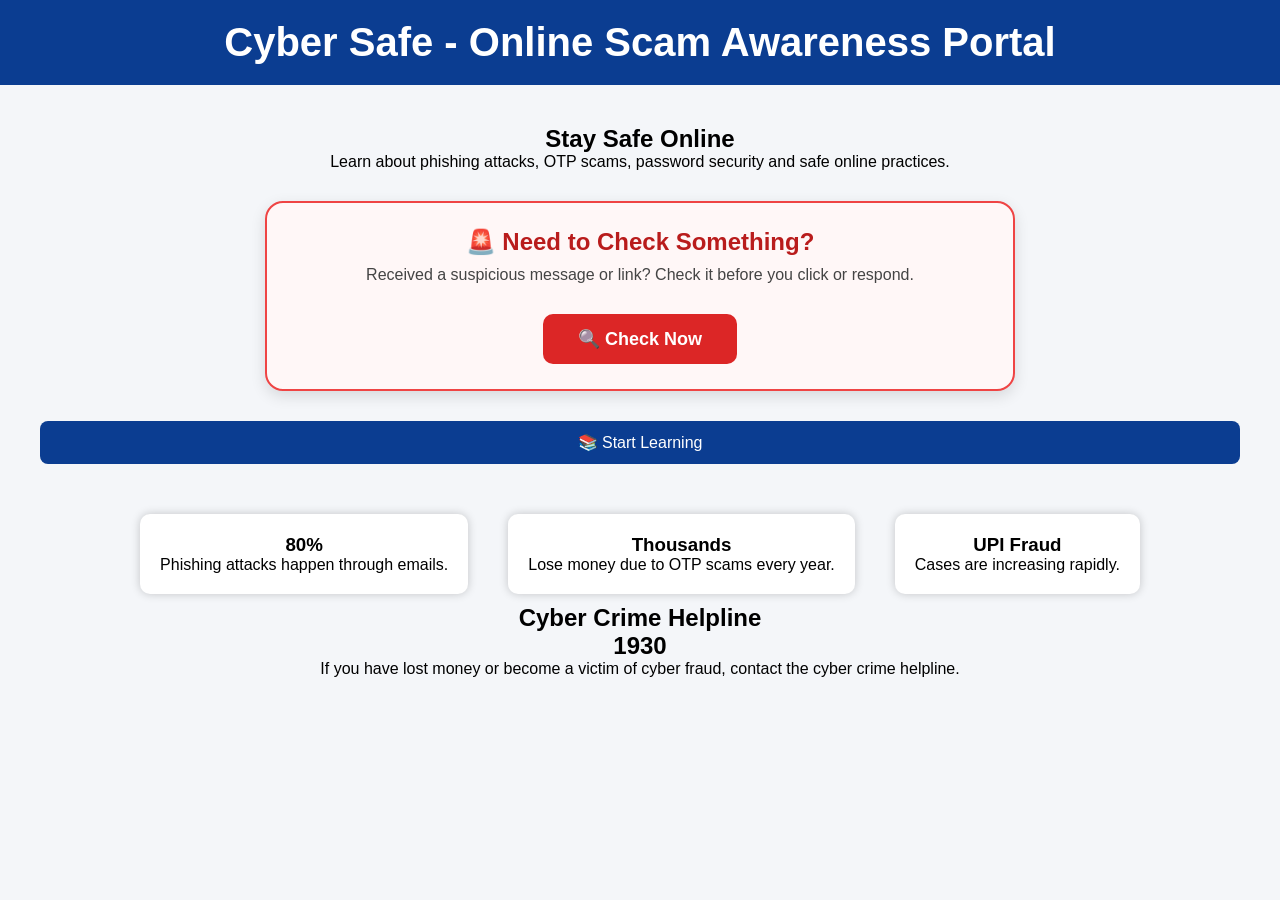
<file: index.html>
<!DOCTYPE html>
<html>
    <!-- Railway redeploy test -->
<head>
    <meta charset="UTF-8">
    <meta name="viewport" content="width=device-width, initial-scale=1.0">
    <title>Cyber Safe</title>
    <link rel="stylesheet" href="style.css">
</head>

<body>

<header>
    <h1>Cyber Safe - Online Scam Awareness Portal</h1>
</header>


<!-- HERO SECTION -->

<section class="hero">

    <h2>Stay Safe Online</h2>

    <p>
        Learn about phishing attacks, OTP scams,
        password security and safe online practices.
    </p>


    <!-- SCAM DETECTION -->

    <div class="detector-section">

        <h2>🚨 Need to Check Something?</h2>

        <p>
            Received a suspicious message or link?
            Check it before you click or respond.
        </p>

        <!-- MAIN CHECK NOW BUTTON -->

        <button
            type="button"
            class="check-now-button"
            onclick="showDetectors()">

            🔍 Check Now

        </button>


        <!-- DETECTOR OPTIONS - HIDDEN INITIALLY -->

        <div id="detectorOptions" class="detector-options">

            <h3>What would you like to check?</h3>


            <div class="detector-container">


                <!-- MESSAGE DETECTOR -->

                <div class="detector-card">

                    <div class="detector-icon">
                        📩
                    </div>

                    <h3>Suspicious Message?</h3>

                    <p>
                        Check whether an SMS or message
                        may be a scam.
                    </p>

                    <a
                        href="https://scam-messages-detector-76atcyjhknjxeak8uz5ayq.streamlit.app/"
                        target="_blank">

                        <button
                            type="button"
                            class="message-button">

                            Check Message

                        </button>

                    </a>

                </div>


                <!-- LINK DETECTOR -->

                <div class="detector-card">

                    <div class="detector-icon">
                        🔗
                    </div>

                    <h3>Suspicious Link?</h3>

                    <p>
                        Check whether a website link
                        may be unsafe or phishing.
                    </p>

                    <a
                        href="https://cybersafe-phishing-link-detector-5uykczbdxvemijkpqndj6m.streamlit.app/"
                        target="_blank">

                        <button
                            type="button"
                            class="link-button">

                            Check Link

                        </button>

                    </a>

                </div>


            </div>

        </div>

    </div>


    <!-- START LEARNING -->

    <a href="login.html">

        <button type="button">
            📚 Start Learning
        </button>

    </a>

</section>



<!-- STATS SECTION -->

<section class="stats">

    <div class="card">

        <h3>80%</h3>

        <p>
            Phishing attacks happen through emails.
        </p>

    </div>


    <div class="card">

        <h3>Thousands</h3>

        <p>
            Lose money due to OTP scams every year.
        </p>

    </div>


    <div class="card">

        <h3>UPI Fraud</h3>

        <p>
            Cases are increasing rapidly.
        </p>

    </div>

</section>



<!-- CYBER CRIME HELPLINE -->

<section class="helpline">

    <h2>Cyber Crime Helpline</h2>

    <h1>1930</h1>

    <p>
        If you have lost money or become a victim of
        cyber fraud, contact the cyber crime helpline.
    </p>

</section>



<!-- GOOGLE TRANSLATE -->

<div id="google_translate_element"></div>

<script type="text/javascript">

function googleTranslateElementInit() {

    new google.translate.TranslateElement(
        {pageLanguage: 'en'},
        'google_translate_element'
    );

}

</script>

<script src="//translate.google.com/translate_a/element.js?cb=googleTranslateElementInit">
</script>



<!-- SCAM DETECTOR JAVASCRIPT -->

<script>

function showDetectors() {

    let options = document.getElementById("detectorOptions");

    if (options.style.display === "block") {

        options.style.display = "none";

    } else {

        options.style.display = "block";

        options.scrollIntoView({
            behavior: "smooth",
            block: "center"
        });

    }

}

</script>


</body>

</html>
</file>
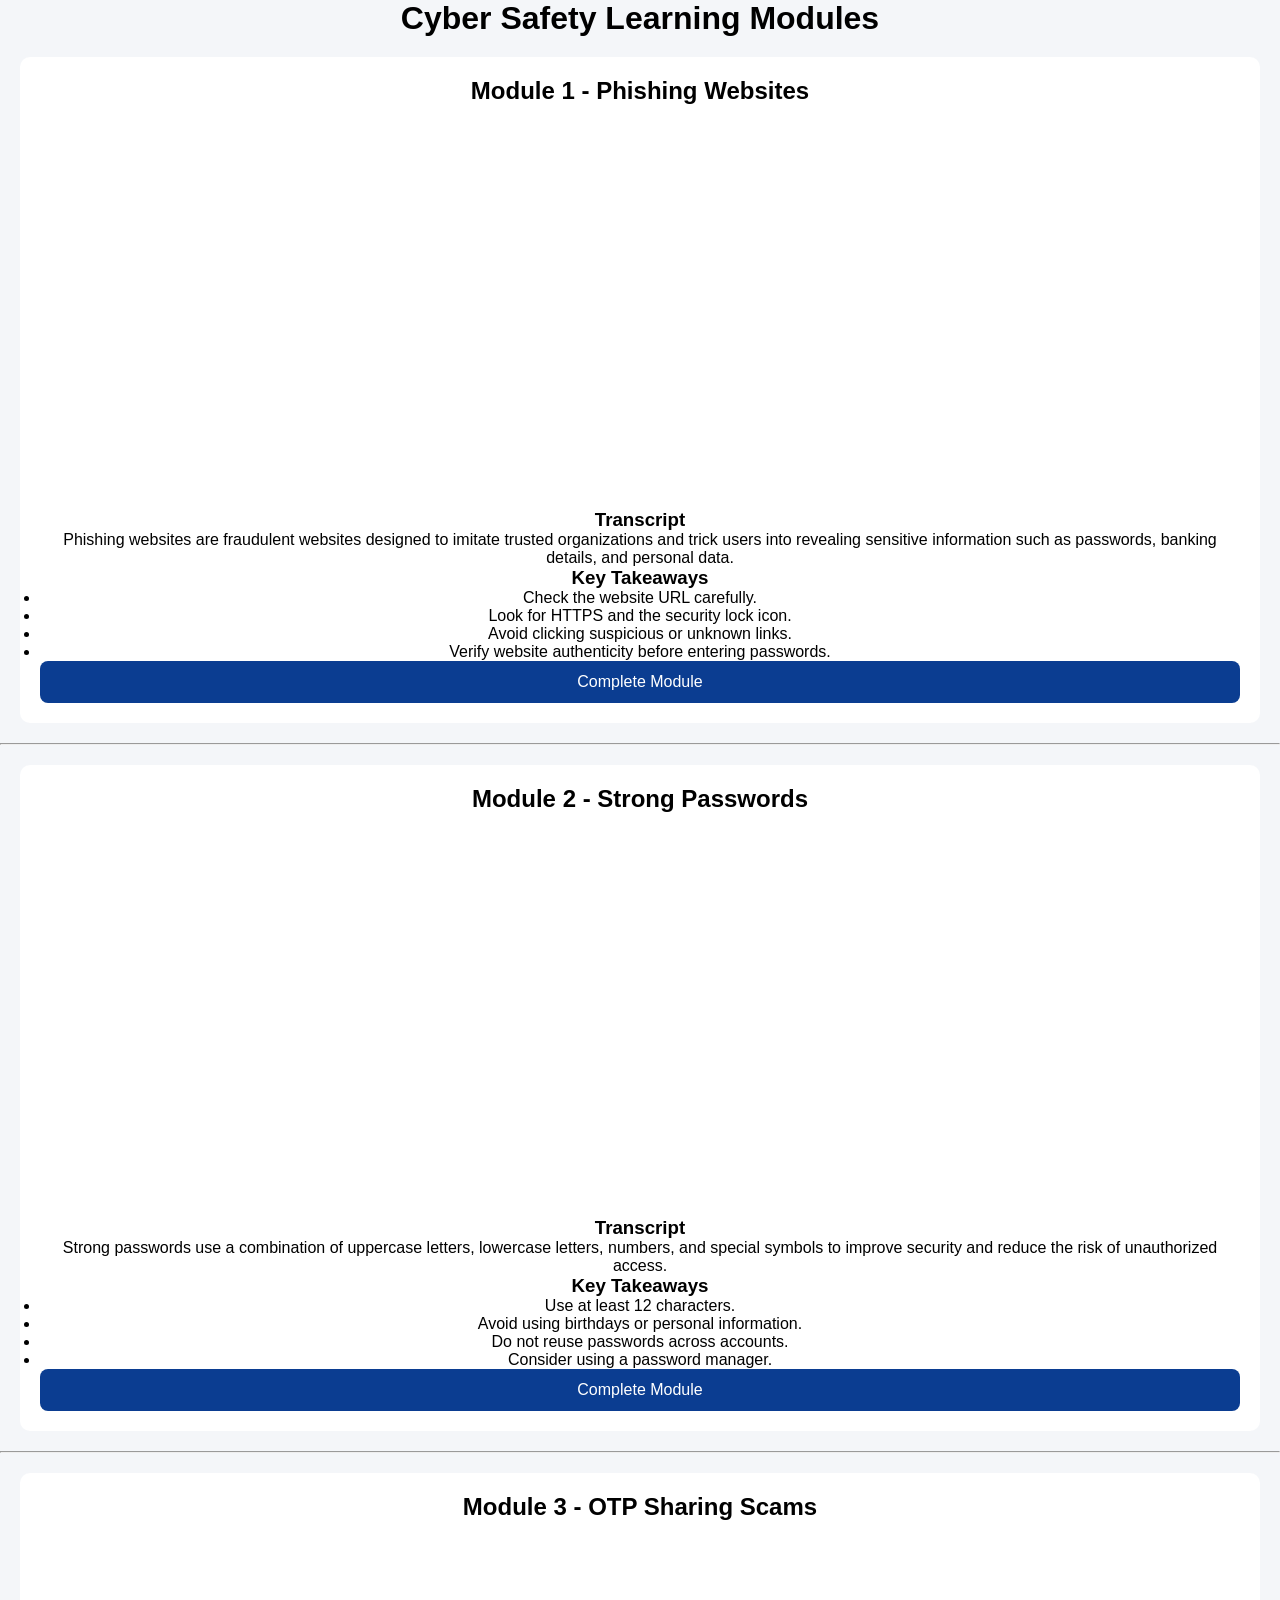
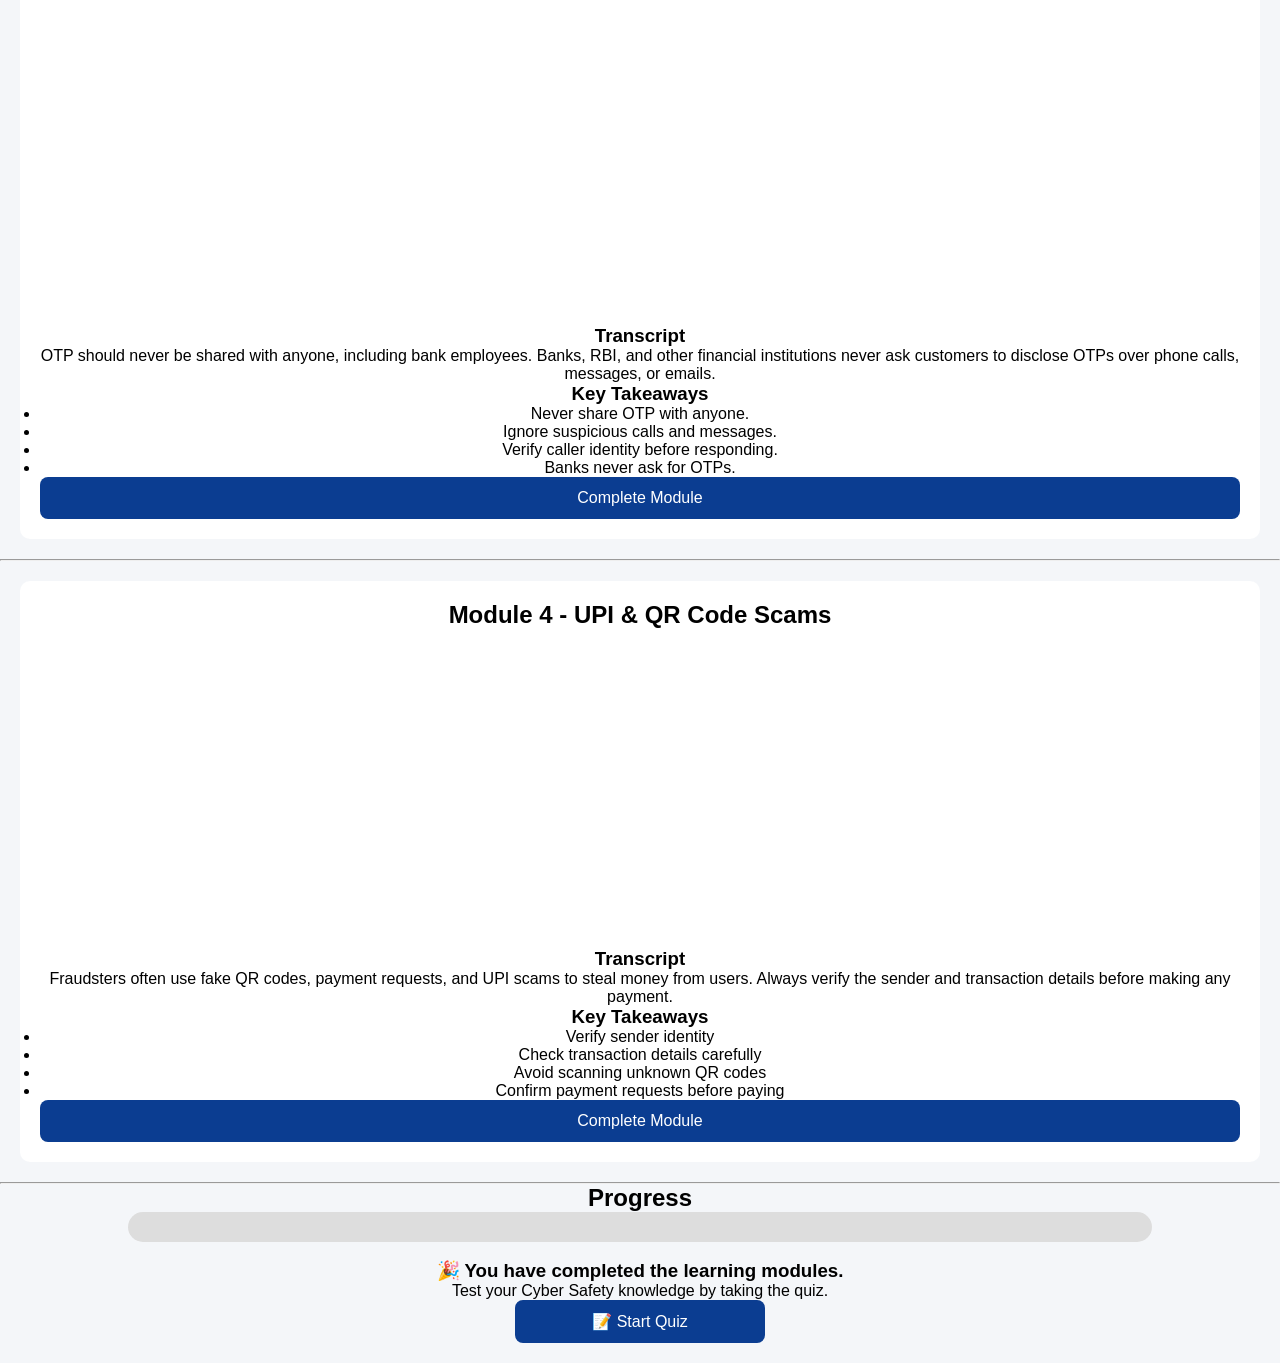
<file: dashboard.html>
<!DOCTYPE html>
<html lang="en">
<head>
    <meta charset="UTF-8">
    <meta name="viewport" content="width=device-width, initial-scale=1.0">
<title>Dashboard</title>
<link rel="stylesheet" href="style.css">
</head>
<body>

<h1>Cyber Safety Learning Modules</h1>

<div class="module">

    <h2>Module 1 - Phishing Websites</h2>

    <iframe
        width="700"
        height="400"
        src="https://www.youtube.com/embed/nd-J-LqWUOQ"
        title="Phishing Websites"
        frameborder="0"
        allowfullscreen>
    </iframe>

    <h3>Transcript</h3>

    <p>
        Phishing websites are fraudulent websites designed to
        imitate trusted organizations and trick users into
        revealing sensitive information such as passwords,
        banking details, and personal data.
    </p>

    <h3>Key Takeaways</h3>

    <ul>
        <li>Check the website URL carefully.</li>
        <li>Look for HTTPS and the security lock icon.</li>
        <li>Avoid clicking suspicious or unknown links.</li>
        <li>Verify website authenticity before entering passwords.</li>
    </ul>

    <button onclick="completeModule(1)">
        Complete Module
    </button>

</div>

<hr>

<div class="module">

    <h2>Module 2 - Strong Passwords</h2>

    <iframe
        width="700"
        height="400"
        src="https://www.youtube.com/embed/uUY7Ds2Nyxs"
        title="Strong Passwords"
        frameborder="0"
        allowfullscreen>
    </iframe>

    <h3>Transcript</h3>

    <p>
        Strong passwords use a combination of uppercase letters,
        lowercase letters, numbers, and special symbols to improve
        security and reduce the risk of unauthorized access.
    </p>

    <h3>Key Takeaways</h3>

    <ul>
        <li>Use at least 12 characters.</li>
        <li>Avoid using birthdays or personal information.</li>
        <li>Do not reuse passwords across accounts.</li>
        <li>Consider using a password manager.</li>
    </ul>

    <button onclick="completeModule(2)">
        Complete Module
    </button>

</div>

<hr>

<div class="module">

    <h2>Module 3 - OTP Sharing Scams</h2>

    <iframe
        width="700"
        height="400"
        src="https://www.youtube.com/embed/s4syx7EKx60"
        title="OTP Sharing Scams"
        frameborder="0"
        allowfullscreen>
    </iframe>

    <h3>Transcript</h3>

    <p>
        OTP should never be shared with anyone, including bank employees.
        Banks, RBI, and other financial institutions never ask customers
        to disclose OTPs over phone calls, messages, or emails.
    </p>

    <h3>Key Takeaways</h3>

    <ul>
        <li>Never share OTP with anyone.</li>
        <li>Ignore suspicious calls and messages.</li>
        <li>Verify caller identity before responding.</li>
        <li>Banks never ask for OTPs.</li>
    </ul>

    <button onclick="completeModule(3)">
        Complete Module
    </button>

</div>

<hr>

<div class="module">

<h2>Module 4 - UPI & QR Code Scams</h2>

<iframe
width="560"
height="315"
src="https://www.youtube.com/embed/4OAK-LMvidE"
title="UPI and QR Code Scam Awareness"
frameborder="0"
allow="accelerometer; autoplay; clipboard-write; encrypted-media; gyroscope; picture-in-picture"
allowfullscreen>
</iframe>

<h3>Transcript</h3>

<p>
Fraudsters often use fake QR codes,
payment requests, and UPI scams to
steal money from users. Always verify
the sender and transaction details
before making any payment.
</p>

<h3>Key Takeaways</h3>

<ul>
<li>Verify sender identity</li>
<li>Check transaction details carefully</li>
<li>Avoid scanning unknown QR codes</li>
<li>Confirm payment requests before paying</li>
</ul>

<button onclick="completeModule(4)">
Complete Module
</button>

</div>

<hr>

<h2>Progress</h2>

<div class="progress">
    <div id="bar"></div>
</div>

<br>

<div style="text-align:center;">

    <h3>🎉 You have completed the learning modules.</h3>

    <p>
        Test your Cyber Safety knowledge by taking the quiz.
    </p>

    <a href="quiz.html">
        <button style="width:250px;">
            📝 Start Quiz
        </button>
    </a>

</div>

<script src="script.js"></script>

<div id="google_translate_element"></div>

<script type="text/javascript">
function googleTranslateElementInit() {
  new google.translate.TranslateElement(
    {pageLanguage: 'en'},
    'google_translate_element'
  );
}
</script>

<script src="//translate.google.com/translate_a/element.js?cb=googleTranslateElementInit"></script>

</body>
</html>
</file>
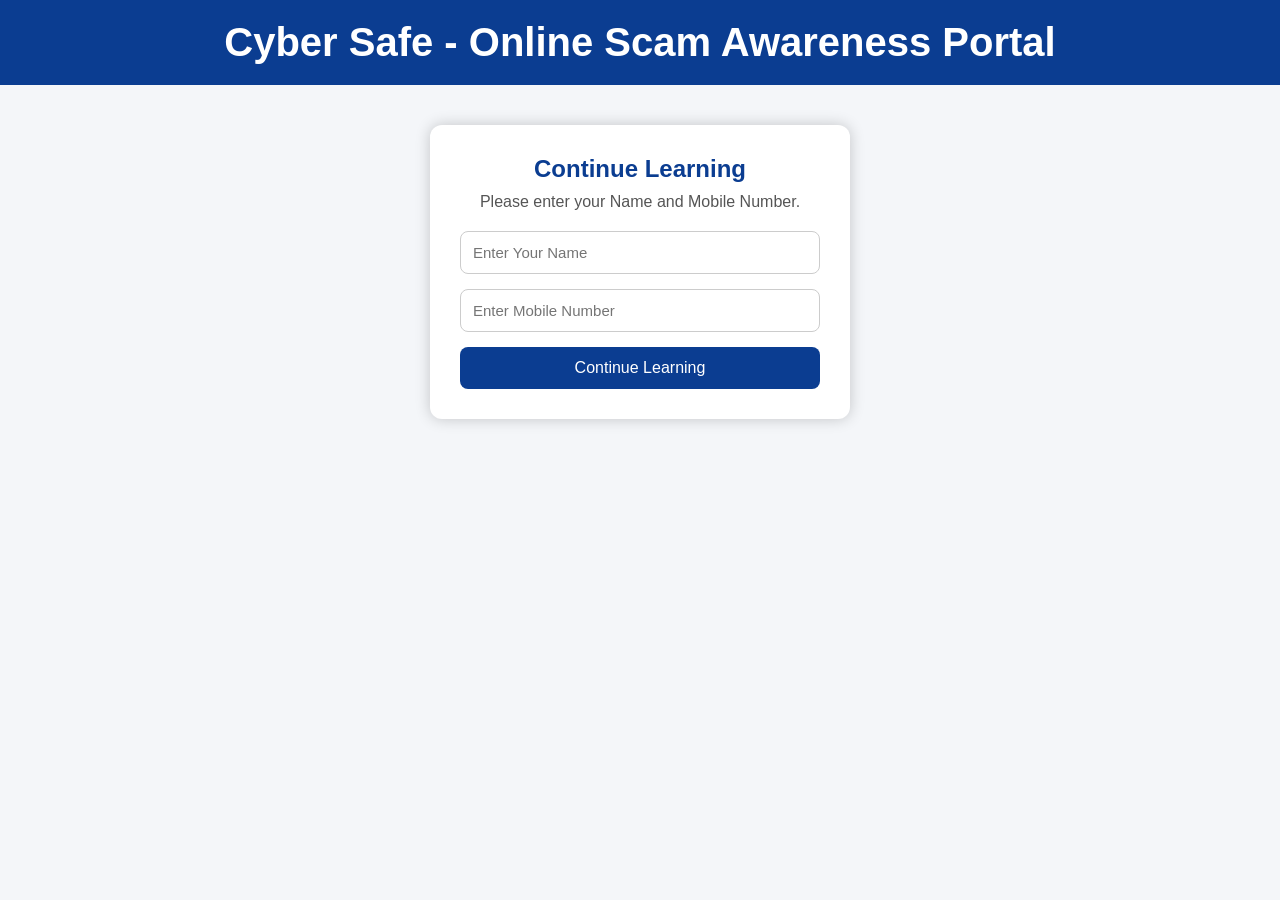
<file: login.html>
<!DOCTYPE html>
<html>
<head>
    <title>Login</title>
    <link rel="stylesheet" href="style.css">
</head>

<body>

<header>
    <h1>Cyber Safe - Online Scam Awareness Portal</h1>
</header>

<div class="login-box">

    <h2>Continue Learning</h2>

    <p class="login-text">
        Please enter your Name and Mobile Number.
    </p>

    <form action="LoginServlet" method="post">

        <input type="text"
               name="name"
               placeholder="Enter Your Name"
               required>

        <input type="tel"
               name="mobile"
               placeholder="Enter Mobile Number"
               maxlength="10"
               pattern="[0-9]{10}"
               required>

        <button type="submit">
            Continue Learning
        </button>

    </form>

</div>

<div id="google_translate_element"></div>

<script type="text/javascript">
function googleTranslateElementInit() {
  new google.translate.TranslateElement(
    {pageLanguage:'en'},
    'google_translate_element'
  );
}
</script>

<script src="//translate.google.com/translate_a/element.js?cb=googleTranslateElementInit">
</script>

</body>
</html>
</file>
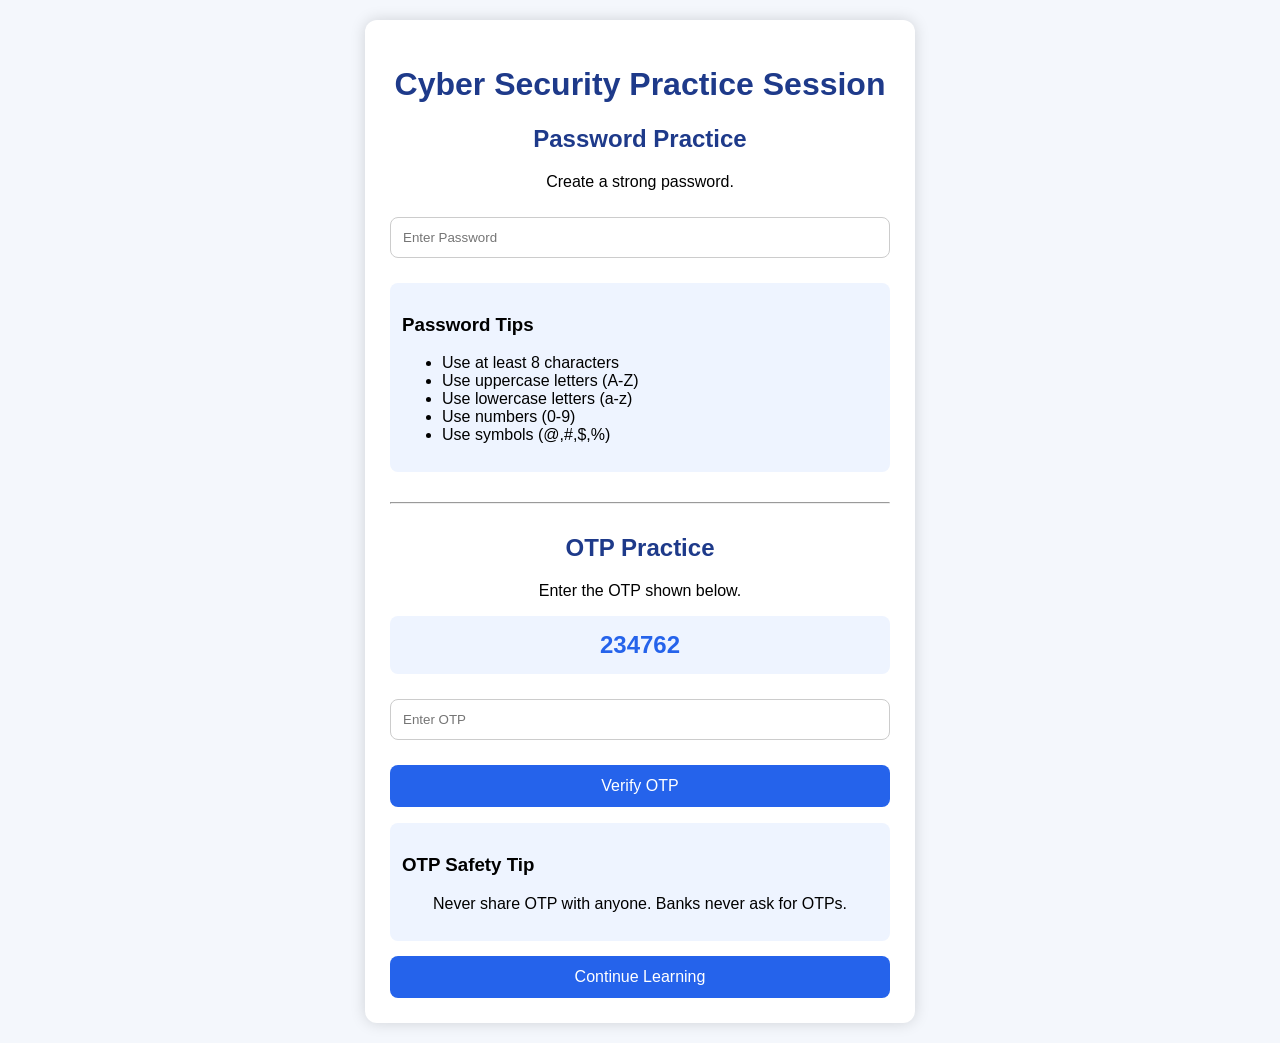
<file: practice.html>
<!DOCTYPE html>
<html lang="en">
<head>
    <meta charset="UTF-8">
    <meta name="viewport" content="width=device-width, initial-scale=1.0">
    <title>Document</title>
<title>Cyber Security Practice Session</title>

<style>

body{
    font-family: Arial, sans-serif;
    background:#f4f7fc;
    margin:0;
    padding:20px;
    display:flex;
    justify-content:center;
}

.container{
    width:500px;
    background:white;
    padding:25px;
    border-radius:12px;
    box-shadow:0 0 15px rgba(0,0,0,0.15);
}

h1,h2{
    text-align:center;
    color:#1e3a8a;
}

p{
    text-align:center;
}

input{
    width:100%;
    padding:12px;
    margin-top:10px;
    margin-bottom:10px;
    border:1px solid #ccc;
    border-radius:8px;
    box-sizing:border-box;
}

button{
    width:100%;
    padding:12px;
    border:none;
    background:#2563eb;
    color:white;
    font-size:16px;
    border-radius:8px;
    cursor:pointer;
    margin-top:15px;
}

button:hover{
    background:#1d4ed8;
}

#strength{
    text-align:center;
    font-weight:bold;
    margin-top:10px;
}

#otpResult{
    text-align:center;
    font-weight:bold;
}

.tips{
    background:#eef4ff;
    padding:12px;
    border-radius:8px;
    margin-top:15px;
}

.otp-box{
    text-align:center;
    font-size:24px;
    font-weight:bold;
    color:#2563eb;
    background:#eef4ff;
    padding:15px;
    border-radius:8px;
    margin:15px 0;
}

hr{
    margin:30px 0;
}

</style>

</head>

<body>

<form action="PracticeServlet" method="post">

<div class="container">

<h1>Cyber Security Practice Session</h1>

<!-- PASSWORD PRACTICE -->

<h2>Password Practice</h2>

<p>Create a strong password.</p>

<input type="password"
    id="password"
    placeholder="Enter Password">

<div id="strength"></div>

<div class="tips">

<h3>Password Tips</h3>

<ul>
<li>Use at least 8 characters</li>
<li>Use uppercase letters (A-Z)</li>
<li>Use lowercase letters (a-z)</li>
<li>Use numbers (0-9)</li>
<li>Use symbols (@,#,$,%)</li>
</ul>

</div>

<button type="button"
        id="otpButton"
        onclick="showOTPSection()"
        style="display:none;">
    Proceed to OTP Practice
</button>

<hr>

<!-- OTP PRACTICE -->

<div id="otpSection">

<h2>OTP Practice</h2>

<p>Enter the OTP shown below.</p>

<div class="otp-box" id="generatedOTP"></div>

<input type="text"
    id="userOTP"
    placeholder="Enter OTP">

<button type="button" onclick="verifyOTP()">
    Verify OTP
</button>
<p id="otpResult"></p>

<div class="tips">

<h3>OTP Safety Tip</h3>

<p>
Never share OTP with anyone.
Banks never ask for OTPs.
</p>

</div>

</div>
<input type="hidden"
       id="practiceCompleted"
       name="practiceCompleted">
<button type="button" onclick="continueLearning()">
    Continue Learning
</button>

</div>
</form>

<script>

let isStrongPassword = false;
let isOtpVerified = false;

/* PASSWORD CHECK */

let passwordField =
document.getElementById("password");

let strength =
document.getElementById("strength");

passwordField.addEventListener("input", function(){

    let pass = passwordField.value;

    let hasUpper = /[A-Z]/.test(pass);
    let hasLower = /[a-z]/.test(pass);
    let hasNumber = /[0-9]/.test(pass);
    let hasSymbol = /[^A-Za-z0-9]/.test(pass);

    if(pass.length < 8)
    {
        strength.innerHTML =
        "Weak Password ❌";

        strength.style.color =
        "red";

        isStrongPassword = false;

        document.getElementById("otpButton").style.display =
        "none";
    }

    else if(
        hasUpper &&
        hasLower &&
        hasNumber &&
        hasSymbol
    )
    {
        strength.innerHTML =
        "Strong Password ✅";

        strength.style.color =
        "green";

        isStrongPassword = true;

        document.getElementById("otpButton").style.display =
        "block";
    }

    else
    {
        strength.innerHTML =
        "Medium Password ⚠️";

        strength.style.color =
        "orange";

        isStrongPassword = false;

        document.getElementById("otpButton").style.display =
        "none";
    }

});

/* OTP GENERATION */

let generatedOTP =
Math.floor(100000 + Math.random() * 900000);

document.getElementById("generatedOTP").innerHTML =
generatedOTP;

/* SCROLL TO OTP */

function showOTPSection()
{
    document.getElementById("otpSection")
    .scrollIntoView({
        behavior:"smooth"
    });
}

/* VERIFY OTP */

function verifyOTP()
{
    let enteredOTP =
    document.getElementById("userOTP").value;

    let result =
    document.getElementById("otpResult");

    if(enteredOTP == generatedOTP)
    {
        result.innerHTML =
        "Correct OTP ✅";

        result.style.color =
        "green";

        isOtpVerified = true;
    }
    else
    {
        result.innerHTML =
        "Wrong OTP ❌";

        result.style.color =
        "red";

        isOtpVerified = false;
    }
}

/* CONTINUE */

function continueLearning()
{
    if(!isStrongPassword)
    {
        alert("Please create a Strong Password first!");
        return;
    }

    if(!isOtpVerified)
    {
        alert("Please verify the OTP first!");
        return;
    }

    document.getElementById("practiceCompleted").value = "Yes";

    console.log("Submitting Form...");
    console.log(document.getElementById("practiceCompleted").value);

    document.getElementById("practiceCompleted").form.submit();
}

</script>

<div id="google_translate_element"></div>

<script type="text/javascript">
function googleTranslateElementInit() {
  new google.translate.TranslateElement(
    {pageLanguage:'en'},
    'google_translate_element'
  );
}
</script>

<script src="//translate.google.com/translate_a/element.js?cb=googleTranslateElementInit"></script>

</body>
</html>
</file>
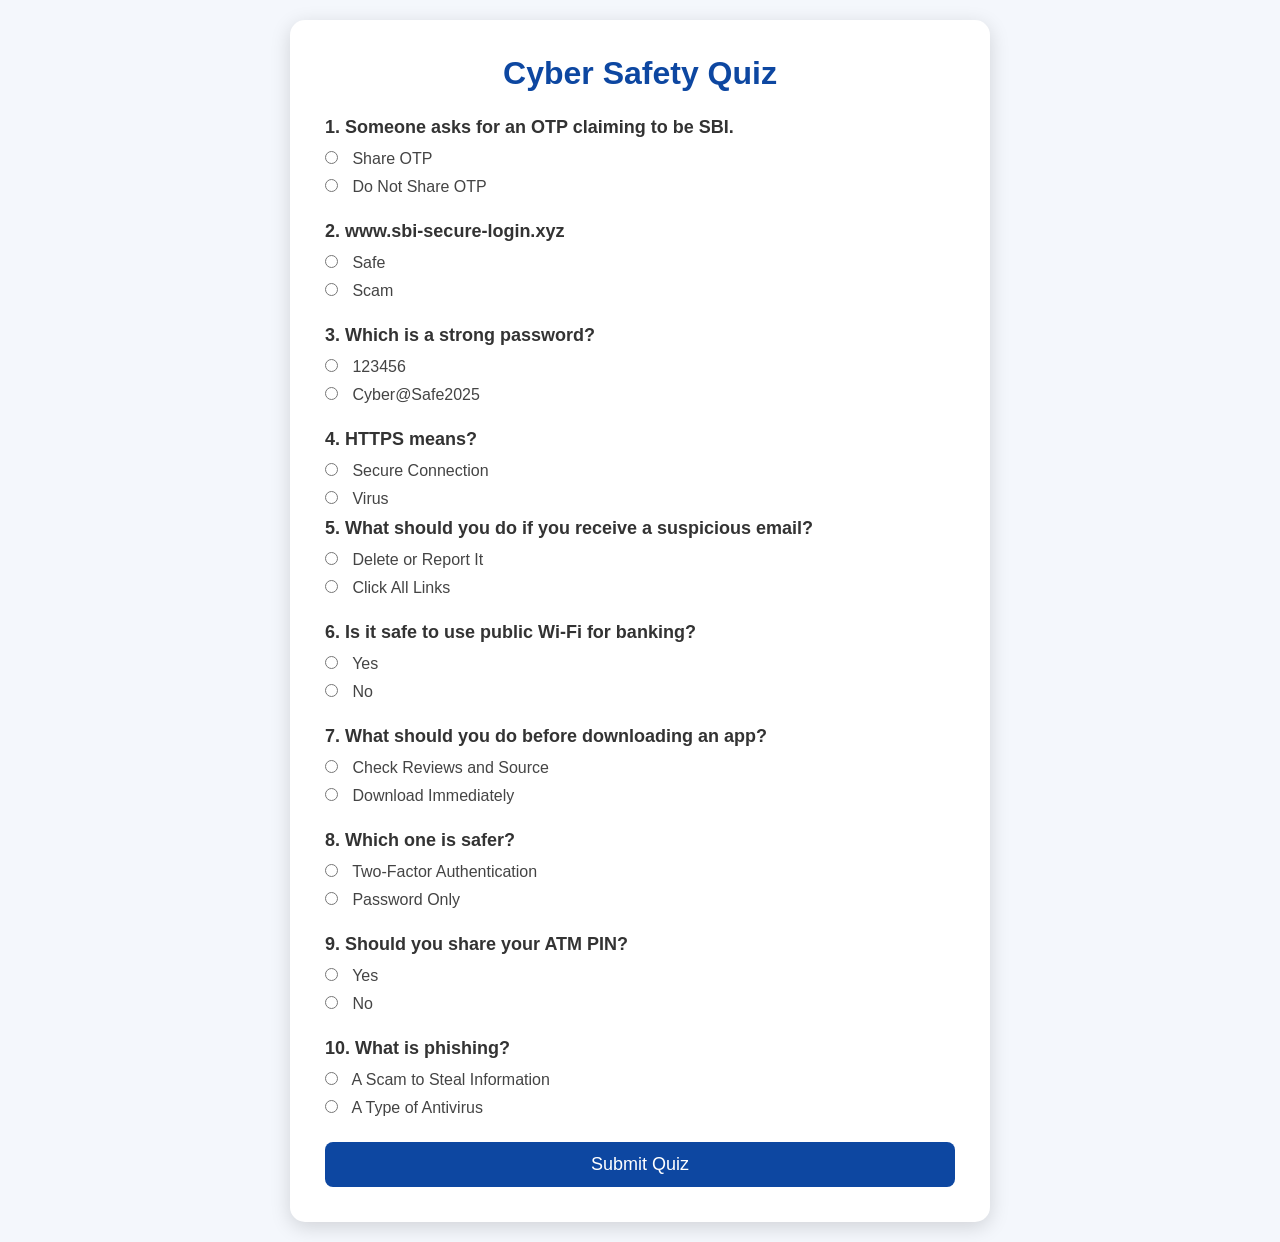
<file: quiz.html>
<!DOCTYPE html>
<html lang="en">
<head>
<meta charset="UTF-8">
<meta name="viewport" content="width=device-width, initial-scale=1.0">
<title>Cyber Safety Quiz</title>

<style>
*{
    margin:0;
    padding:0;
    box-sizing:border-box;
    font-family: Arial, Helvetica, sans-serif;
}

body{
    background: #f4f7fc;
    min-height:100vh;
    display:flex;
    justify-content:center;
    align-items:center;
    padding:20px;
}

.quiz-container{
    background:white;
    width:100%;
    max-width:700px;
    padding:35px;
    border-radius:15px;
    box-shadow:0 5px 20px rgba(0,0,0,0.15);
}

h1{
    text-align:center;
    color:#0d47a1;
    margin-bottom:25px;
}

.question{
    margin-bottom:25px;
}

.question p{
    font-size:18px;
    font-weight:bold;
    margin-bottom:12px;
    color:#333;
}

label{
    display:block;
    margin:10px 0;
    font-size:16px;
    cursor:pointer;
    color:#444;
}

input[type="radio"]{
    margin-right:10px;
}

button{
    width:100%;
    padding:12px;
    background:#0d47a1;
    color:white;
    border:none;
    border-radius:8px;
    font-size:18px;
    cursor:pointer;
    transition:0.3s;
}

button:hover{
    background:#1565c0;
}
</style>
</head>

<body>

<div class="quiz-container">

    <h1>Cyber Safety Quiz</h1>

    <form id="quizForm"
      action="QuizServlet"
      method="post">

        <div class="question">
            <p>1. Someone asks for an OTP claiming to be SBI.</p>

            <label>
                <input type="radio" name="q1" value="0">
                Share OTP
            </label>

            <label>
                <input type="radio" name="q1" value="1">
                Do Not Share OTP
            </label>
        </div>

        <div class="question">
            <p>2. www.sbi-secure-login.xyz</p>

            <label>
                <input type="radio" name="q2" value="0">
                Safe
            </label>

            <label>
                <input type="radio" name="q2" value="1">
                Scam
            </label>
        </div>

        <div class="question">
            <p>3. Which is a strong password?</p>

            <label>
                <input type="radio" name="q3" value="0">
                123456
            </label>

            <label>
                <input type="radio" name="q3" value="1">
                Cyber@Safe2025
            </label>
        </div>

        <div class="question">
            <p>4. HTTPS means?</p>

            <label>
                <input type="radio" name="q4" value="1">
                Secure Connection
            </label>

            <label>
                <input type="radio" name="q4" value="0">
                Virus
            </label>
            <div class="question">
    <p>5. What should you do if you receive a suspicious email?</p>

    <label>
        <input type="radio" name="q5" value="1">
        Delete or Report It
    </label>

    <label>
        <input type="radio" name="q5" value="0">
        Click All Links
    </label>
</div>

<div class="question">
    <p>6. Is it safe to use public Wi-Fi for banking?</p>

    <label>
        <input type="radio" name="q6" value="0">
        Yes
    </label>

    <label>
        <input type="radio" name="q6" value="1">
        No
    </label>
</div>

<div class="question">
    <p>7. What should you do before downloading an app?</p>

    <label>
        <input type="radio" name="q7" value="1">
        Check Reviews and Source
    </label>

    <label>
        <input type="radio" name="q7" value="0">
        Download Immediately
    </label>
</div>

<div class="question">
    <p>8. Which one is safer?</p>

    <label>
        <input type="radio" name="q8" value="1">
        Two-Factor Authentication
    </label>

    <label>
        <input type="radio" name="q8" value="0">
        Password Only
    </label>
</div>

<div class="question">
    <p>9. Should you share your ATM PIN?</p>

    <label>
        <input type="radio" name="q9" value="0">
        Yes
    </label>

    <label>
        <input type="radio" name="q9" value="1">
        No
    </label>
</div>

<div class="question">
    <p>10. What is phishing?</p>

    <label>
        <input type="radio" name="q10" value="1">
        A Scam to Steal Information
    </label>

    <label>
        <input type="radio" name="q10" value="0">
        A Type of Antivirus
    </label>
</div>
        </div>
<input type="hidden"
       id="score"
       name="score">

<input type="hidden"
       id="total"
       name="total">

<input type="hidden"
       id="level"
       name="level">
       
        <button type="button" onclick="submitQuiz()">
            Submit Quiz
        </button>

    </form>

</div>

<script src="script.js"></script>
<div id="google_translate_element"></div>

<script type="text/javascript">
function googleTranslateElementInit() {
  new google.translate.TranslateElement(
    {pageLanguage: 'en'},
    'google_translate_element'
  );
}
</script>

<script src="//translate.google.com/translate_a/element.js?cb=googleTranslateElementInit">
</script>
</body>
</html>
</file>
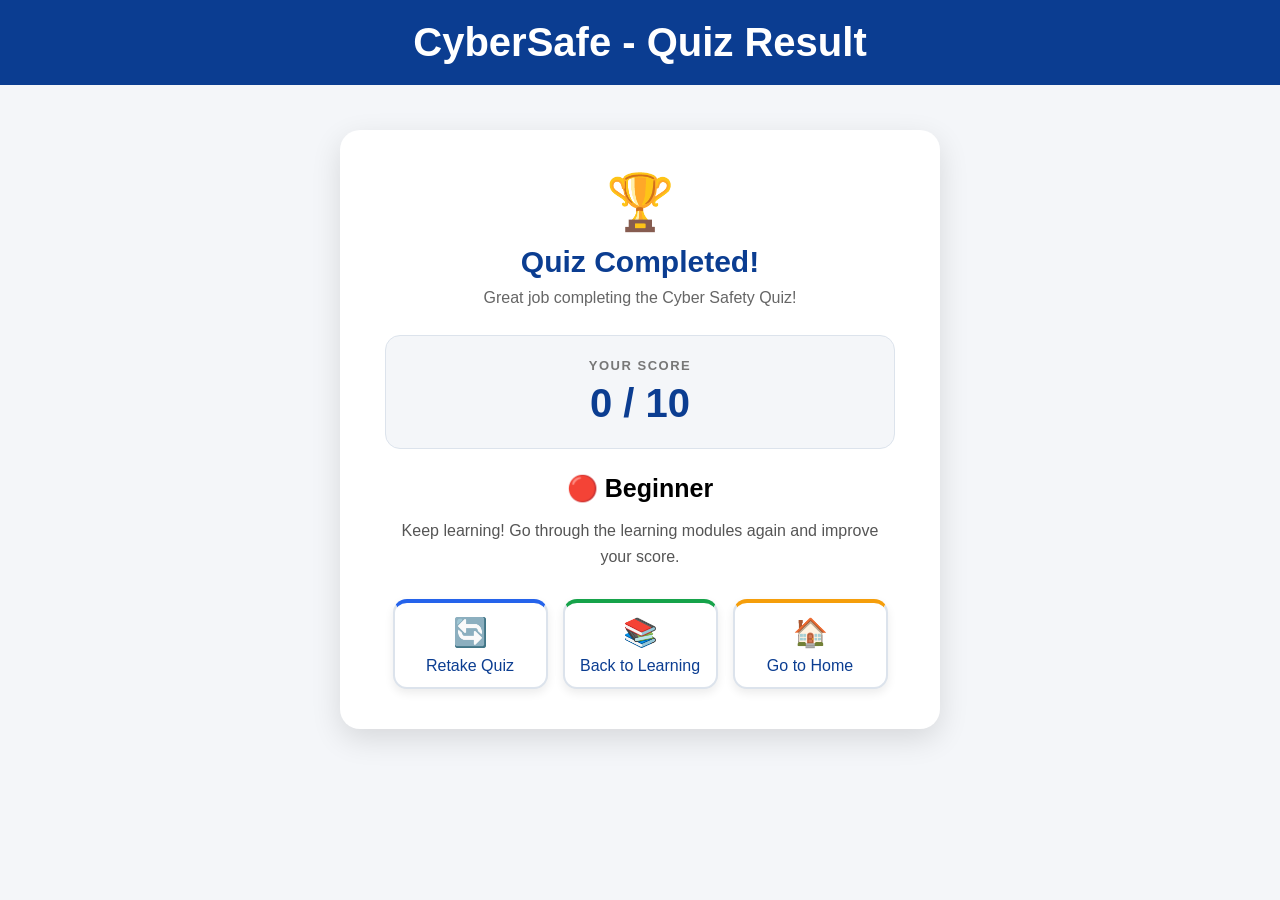
<file: result.html>
<!DOCTYPE html>
<html>

<head>

    <meta charset="UTF-8">

    <meta name="viewport" content="width=device-width, initial-scale=1.0">

    <title>CyberSafe - Quiz Result</title>

    <link rel="stylesheet" href="style.css">

</head>


<body>


<!-- ========================= -->
<!-- HEADER -->
<!-- ========================= -->

<header>

    <h1>CyberSafe - Quiz Result</h1>

</header>



<!-- ========================= -->
<!-- RESULT CARD -->
<!-- ========================= -->

<div class="result-box">


    <!-- Trophy -->

    <div class="result-icon">
        🏆
    </div>


    <!-- Heading -->

    <h2>
        Quiz Completed!
    </h2>


    <p class="result-message">
        Great job completing the Cyber Safety Quiz!
    </p>



    <!-- ========================= -->
    <!-- SCORE -->
    <!-- ========================= -->

    <div class="score-card">

        <p class="score-title">
            YOUR SCORE
        </p>

        <h3 id="score">
        </h3>

    </div>



    <!-- ========================= -->
    <!-- LEVEL -->
    <!-- ========================= -->

    <div id="level" class="result-level">
    </div>



    <!-- ========================= -->
    <!-- FEEDBACK -->
    <!-- ========================= -->

    <p id="feedback" class="feedback">
    </p>



    <!-- ========================= -->
    <!-- NAVIGATION -->
    <!-- ========================= -->

    <div class="result-buttons">


        <a href="quiz.html" class="result-button">

            <span class="button-icon">
                🔄
            </span>

            <span>
                Retake Quiz
            </span>

        </a>



        <a href="dashboard.html" class="result-button">

            <span class="button-icon">
                📚
            </span>

            <span>
                Back to Learning
            </span>

        </a>



        <a href="index.html" class="result-button">

            <span class="button-icon">
                🏠
            </span>

            <span>
                Go to Home
            </span>

        </a>


    </div>


</div>



<!-- ========================= -->
<!-- GOOGLE TRANSLATE -->
<!-- ========================= -->

<div id="google_translate_element">
</div>


<script type="text/javascript">

function googleTranslateElementInit() {

    new google.translate.TranslateElement(
        {pageLanguage: 'en'},
        'google_translate_element'
    );

}

</script>


<script src="//translate.google.com/translate_a/element.js?cb=googleTranslateElementInit">
</script>



<!-- ========================= -->
<!-- RESULT SCRIPT -->
<!-- ========================= -->

<script>

let score = localStorage.getItem("score");


if(score === null)
{
    score = 0;
}


document.getElementById("score").innerHTML =
    score + " / 10";


let level = "";
let feedback = "";


if(score >= 8)
{

    level = "🟢 Cyber Smart";

    feedback =
        "Excellent! You have a good understanding of cyber safety.";

}
else if(score >= 5)
{

    level = "🟡 Intermediate";

    feedback =
        "Good job! Review some cyber safety practices and try again.";

}
else
{

    level = "🔴 Beginner";

    feedback =
        "Keep learning! Go through the learning modules again and improve your score.";

}


document.getElementById("level").innerHTML =
    level;


document.getElementById("feedback").innerHTML =
    feedback;

</script>


</body>

</html>
</file>
<file: style.css>
/* ================================================= */
/* GLOBAL */
/* ================================================= */

* {
    margin: 0;
    padding: 0;
    box-sizing: border-box;
}


body {
    font-family: Arial, sans-serif;
    background: #f4f6f9;
    text-align: center;
}



/* ================================================= */
/* HEADER */
/* ================================================= */

header {
    background: #0b3d91;
    color: white;
    padding: 20px;
    font-size: 20px;
    font-weight: bold;
}



/* ================================================= */
/* HERO SECTION */
/* ================================================= */

.hero {
    padding: 40px;
}



/* ================================================= */
/* NORMAL BUTTONS */
/* ================================================= */

button {
    width: 100%;
    padding: 12px;
    background: #0b3d91;
    color: white;
    border: none;
    border-radius: 8px;
    font-size: 16px;
    cursor: pointer;
    transition: 0.3s;
}


button:hover {
    background: #072d6b;
}



/* ================================================= */
/* CARDS */
/* ================================================= */

.card {
    background: white;
    padding: 20px;
    margin: 10px;
    border-radius: 10px;
    box-shadow: 0 0 10px rgba(0,0,0,0.2);
}



/* ================================================= */
/* STATS */
/* ================================================= */

.stats {
    display: flex;
    justify-content: center;
    gap: 20px;
    flex-wrap: wrap;
}



/* ================================================= */
/* LOGIN */
/* ================================================= */

.login-box {
    width: 420px;
    background: white;
    margin: 40px auto;
    padding: 30px;
    border-radius: 12px;
    box-shadow: 0 0 15px rgba(0,0,0,0.2);
}


.login-box h2 {
    color: #0b3d91;
    margin-bottom: 10px;
}


.login-text {
    margin-bottom: 20px;
    color: #555;
}


input {
    width: 100%;
    padding: 12px;
    margin-bottom: 15px;
    border: 1px solid #ccc;
    border-radius: 8px;
    font-size: 15px;
}


input:focus {
    outline: none;
    border: 2px solid #0b3d91;
}



/* ================================================= */
/* MODULES */
/* ================================================= */

.module {
    background: white;
    padding: 20px;
    margin: 20px;
    border-radius: 10px;
}



/* ================================================= */
/* PROGRESS */
/* ================================================= */

.progress {
    width: 80%;
    height: 30px;
    background: #ddd;
    margin: auto;
    border-radius: 20px;
}


#bar {
    width: 0%;
    height: 30px;
    background: green;
    border-radius: 20px;
}



/* ================================================= */
/* GOOGLE TRANSLATOR */
/* ================================================= */

#google_translate_element {
    margin-top: 20px;
    text-align: center;
}


.goog-te-gadget {
    font-size: 14px;
}



/* ================================================= */
/* SCAM DETECTION SECTION */
/* ================================================= */

.detector-section {
    background: #fff7f7;
    border: 2px solid #ef4444;
    padding: 25px;
    margin: 30px auto;
    max-width: 750px;
    border-radius: 18px;
    box-shadow: 0 5px 15px rgba(0,0,0,0.12);
}


.detector-section h2 {
    color: #b91c1c;
    margin-bottom: 10px;
}


.detector-section > p {
    color: #444;
    font-size: 16px;
    margin-bottom: 20px;
}



/* ================================================= */
/* CHECK NOW BUTTON */
/* ================================================= */

.check-now-button {
    width: auto;
    background: #dc2626;
    color: white;
    border: none;
    padding: 14px 35px;
    font-size: 18px;
    font-weight: bold;
    border-radius: 10px;
    cursor: pointer;
    margin-top: 10px;
}


.check-now-button:hover {
    background: #b91c1c;
    transform: scale(1.03);
}



/* ================================================= */
/* DETECTOR OPTIONS */
/* ================================================= */

.detector-options {
    display: none;
    margin-top: 30px;
}


.detector-options > h3 {
    text-align: center;
    color: #0b3d91;
    margin-bottom: 20px;
    font-size: 20px;
}



/* ================================================= */
/* TWO DETECTOR CARDS */
/* ================================================= */

.detector-container {
    display: flex;
    justify-content: center;
    align-items: stretch;
    gap: 20px;
    flex-wrap: wrap;
}


.detector-card {
    background: white;
    width: 280px;
    padding: 22px;
    border-radius: 15px;
    box-shadow: 0 4px 12px rgba(0,0,0,0.12);
    text-align: center;
    border: 1px solid #e5e7eb;
}


.detector-icon {
    font-size: 40px;
    margin-bottom: 10px;
}


.detector-card h3 {
    color: #0b3d91;
    margin-bottom: 10px;
    font-size: 18px;
}


.detector-card p {
    color: #555;
    font-size: 14px;
    line-height: 1.5;
    margin-bottom: 18px;
}



/* ================================================= */
/* MESSAGE DETECTOR BUTTON */
/* ================================================= */

.message-button {
    width: auto;
    background: #0b3d91;
    color: white;
    border: none;
    padding: 11px 20px;
    border-radius: 8px;
    font-size: 15px;
    cursor: pointer;
}


.message-button:hover {
    background: #072d6b;
}



/* ================================================= */
/* LINK DETECTOR BUTTON */
/* ================================================= */

.link-button {
    width: auto;
    background: #0b3d91;
    color: white;
    border: none;
    padding: 11px 20px;
    border-radius: 8px;
    font-size: 15px;
    cursor: pointer;
}


.link-button:hover {
    background: #072d6b;
}



/* ================================================= */
/* MOBILE RESPONSIVE */
/* ================================================= */

@media(max-width: 600px) {

    .login-box {
        width: 90%;
    }

    .stats {
        flex-direction: column;
    }

    .hero {
        padding: 25px 15px;
    }

    .detector-section {
        width: 95%;
        padding: 20px 15px;
    }

    .detector-container {
        flex-direction: column;
        align-items: center;
    }

    .detector-card {
        width: 100%;
        max-width: 320px;
    }

}



/* ================================================= */
/* ================================================= */
/*                  RESULT PAGE                     */
/* ================================================= */
/* ================================================= */


/* Main result card */

.result-box {

    width: 600px;

    max-width: 90%;

    background: white;

    margin: 45px auto;

    padding: 40px 45px;

    border-radius: 20px;

    box-shadow:
        0 10px 30px rgba(0,0,0,0.12);

}



/* ================================================= */
/* TROPHY */
/* ================================================= */

.result-icon {

    font-size: 55px;

    margin-bottom: 10px;

}



/* ================================================= */
/* RESULT HEADING */
/* ================================================= */

.result-box h2 {

    color: #0b3d91;

    font-size: 30px;

    margin-bottom: 10px;

}



/* ================================================= */
/* RESULT MESSAGE */
/* ================================================= */

.result-message {

    color: #666;

    font-size: 16px;

    margin-bottom: 28px;

}



/* ================================================= */
/* SCORE CARD */
/* ================================================= */

.score-card {

    background: #f4f6f9;

    border: 1px solid #dce3ec;

    border-radius: 15px;

    padding: 22px;

    margin: 20px 0 25px;

}


.score-title {

    color: #777;

    font-size: 13px;

    font-weight: bold;

    letter-spacing: 1.5px;

    margin-bottom: 8px;

}


#score {

    color: #0b3d91;

    font-size: 40px;

    font-weight: bold;

}



/* ================================================= */
/* RESULT LEVEL */
/* ================================================= */

.result-level {

    font-size: 25px;

    font-weight: bold;

    margin: 15px 0;

}



/* ================================================= */
/* FEEDBACK */
/* ================================================= */

.feedback {

    color: #555;

    font-size: 16px;

    line-height: 1.6;

    margin-bottom: 30px;

}



/* ================================================= */
/* RESULT NAVIGATION */
/* ================================================= */

.result-buttons {

    display: flex;

    justify-content: center;

    align-items: stretch;

    gap: 15px;

    margin-top: 10px;

}



/* ================================================= */
/* MEDIUM RESULT BUTTON */
/* ================================================= */

.result-button {

    width: 155px;

    min-height: 90px;

    background: white;

    border: 2px solid #dce3ec;

    border-radius: 14px;

    text-decoration: none;

    color: #0b3d91;

    display: flex;

    flex-direction: column;

    justify-content: center;

    align-items: center;

    padding: 12px 8px;

    box-shadow:
        0 4px 10px rgba(0,0,0,0.08);

    transition: 0.25s;

}



/* ================================================= */
/* BUTTON ICON */
/* ================================================= */

.button-icon {

    font-size: 28px;

    margin-bottom: 8px;

}



/* ================================================= */
/* BUTTON HOVER */
/* ================================================= */

.result-button:hover {

    transform: translateY(-4px);

    border-color: #0b3d91;

    background: #f5f8ff;

    box-shadow:
        0 8px 18px rgba(0,0,0,0.12);

}



/* ================================================= */
/* INDIVIDUAL BUTTON COLORS */
/* ================================================= */

.result-button:nth-child(1) {

    border-top: 4px solid #2563eb;

}


.result-button:nth-child(2) {

    border-top: 4px solid #16a34a;

}


.result-button:nth-child(3) {

    border-top: 4px solid #f59e0b;

}



/* ================================================= */
/* GOOGLE TRANSLATE RESULT PAGE */
/* ================================================= */

.result-box + #google_translate_element {

    margin-top: 10px;

    margin-bottom: 20px;

}



/* ================================================= */
/* RESULT PAGE MOBILE */
/* ================================================= */

@media(max-width: 600px) {

    .result-box {

        width: 92%;

        padding: 30px 20px;

        margin: 30px auto;

    }


    .result-box h2 {

        font-size: 26px;

    }


    #score {

        font-size: 34px;

    }


    .result-buttons {

        flex-direction: column;

        align-items: center;

        gap: 12px;

    }


    .result-button {

        width: 85%;

        max-width: 280px;

        min-height: 75px;

        flex-direction: row;

        gap: 12px;

    }


    .button-icon {

        margin-bottom: 0;

        font-size: 25px;

    }

}
</file>
